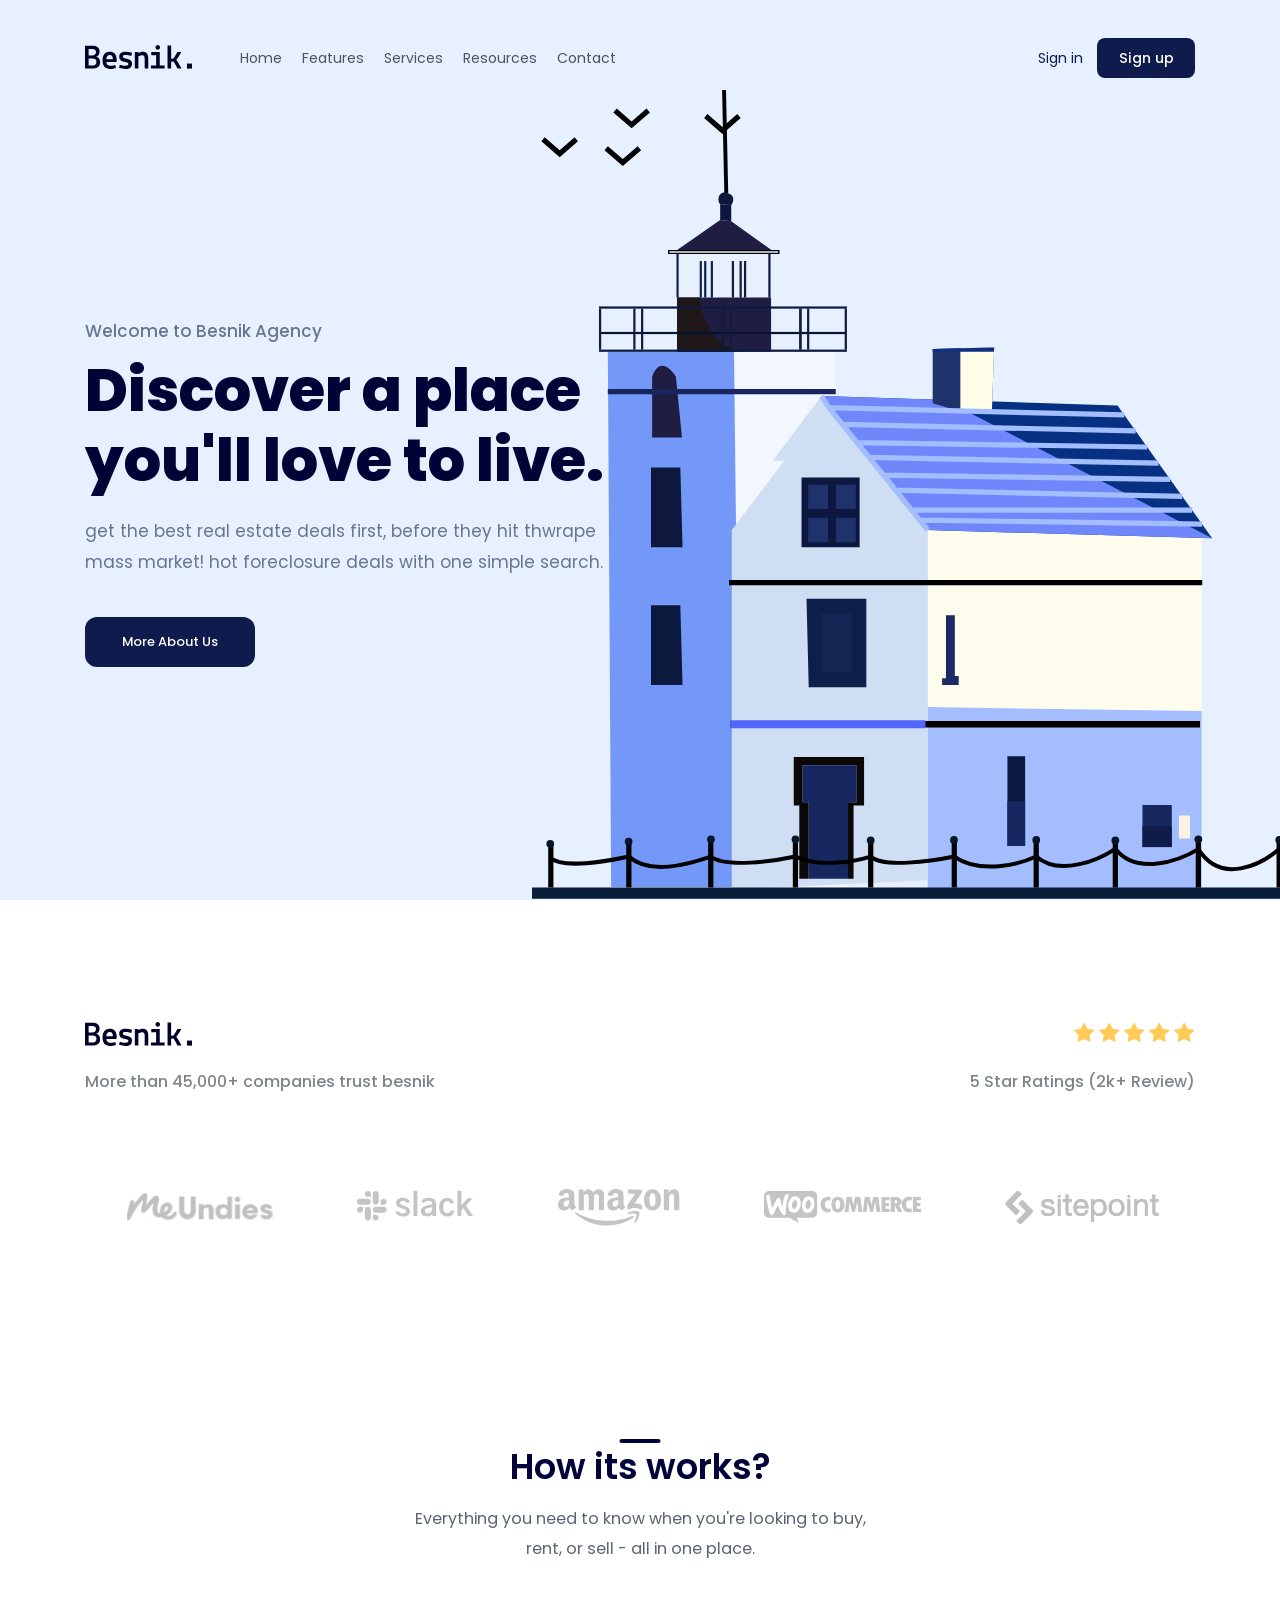
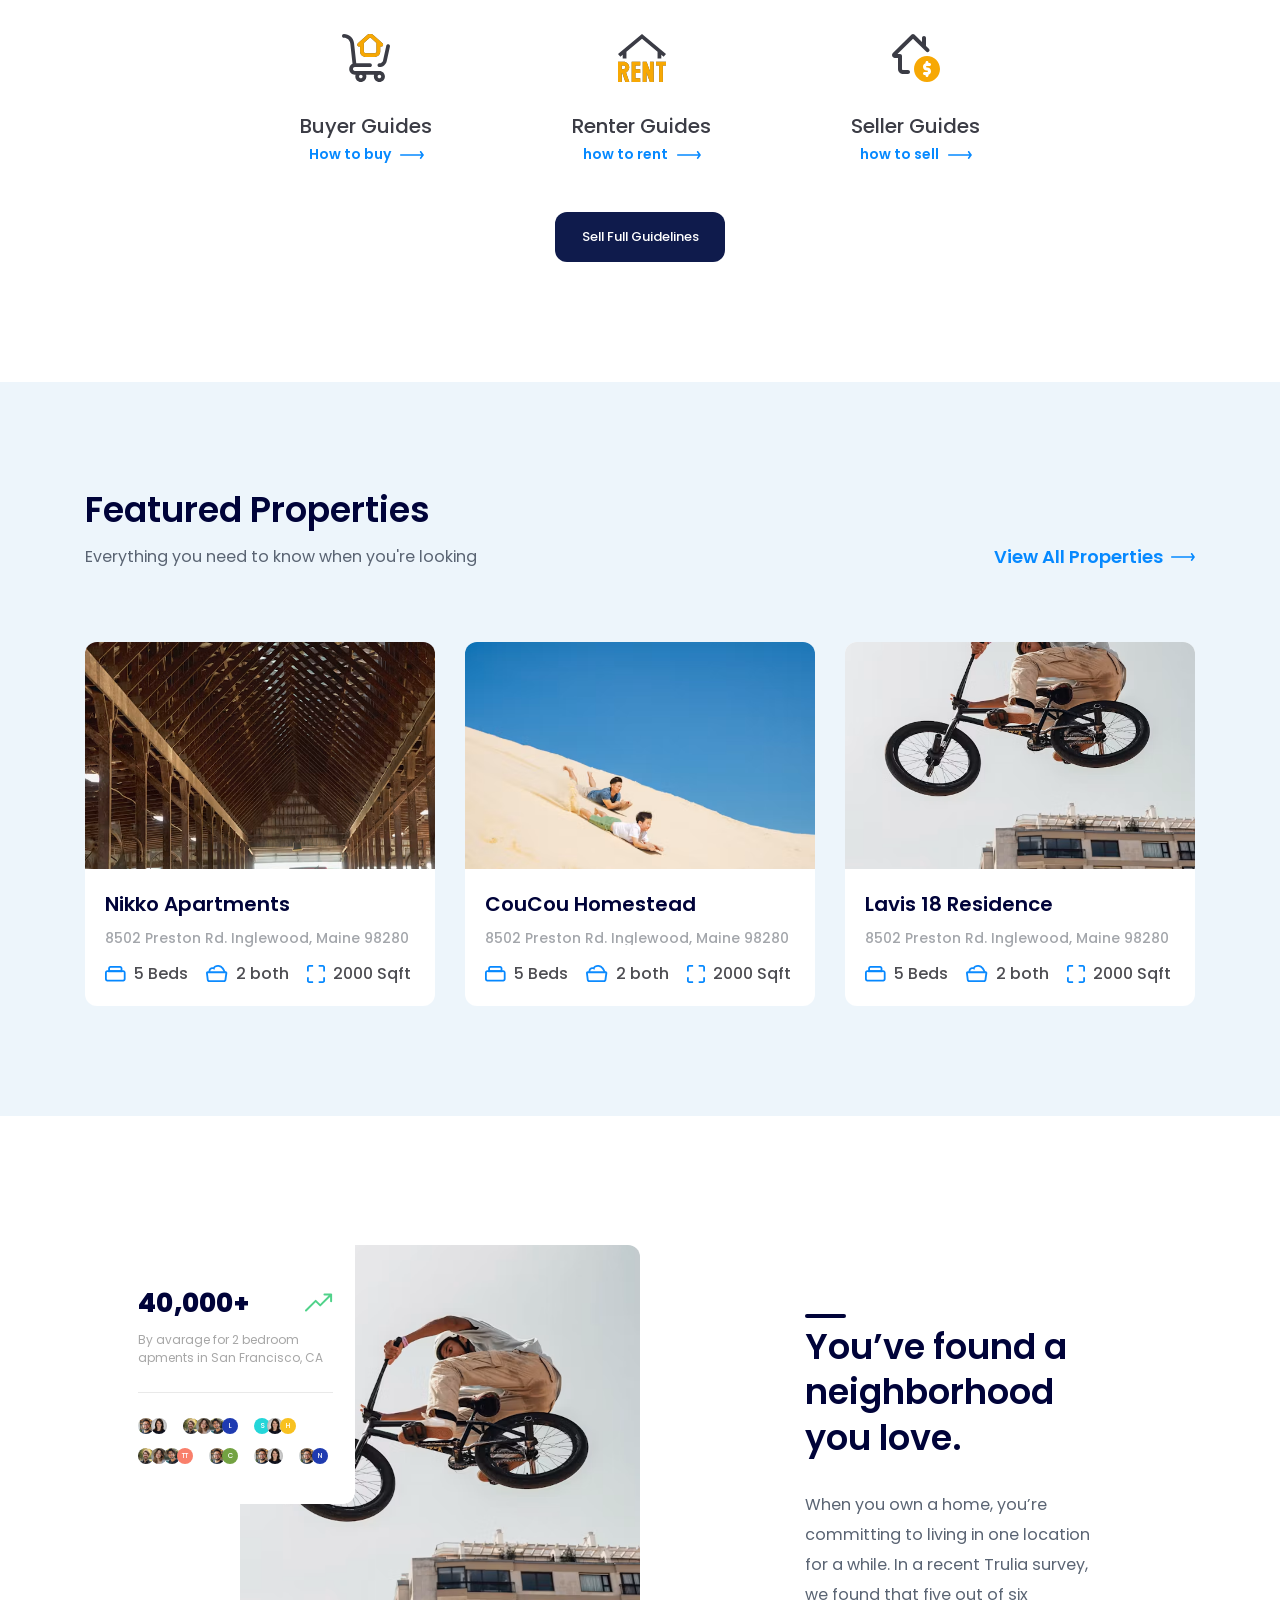
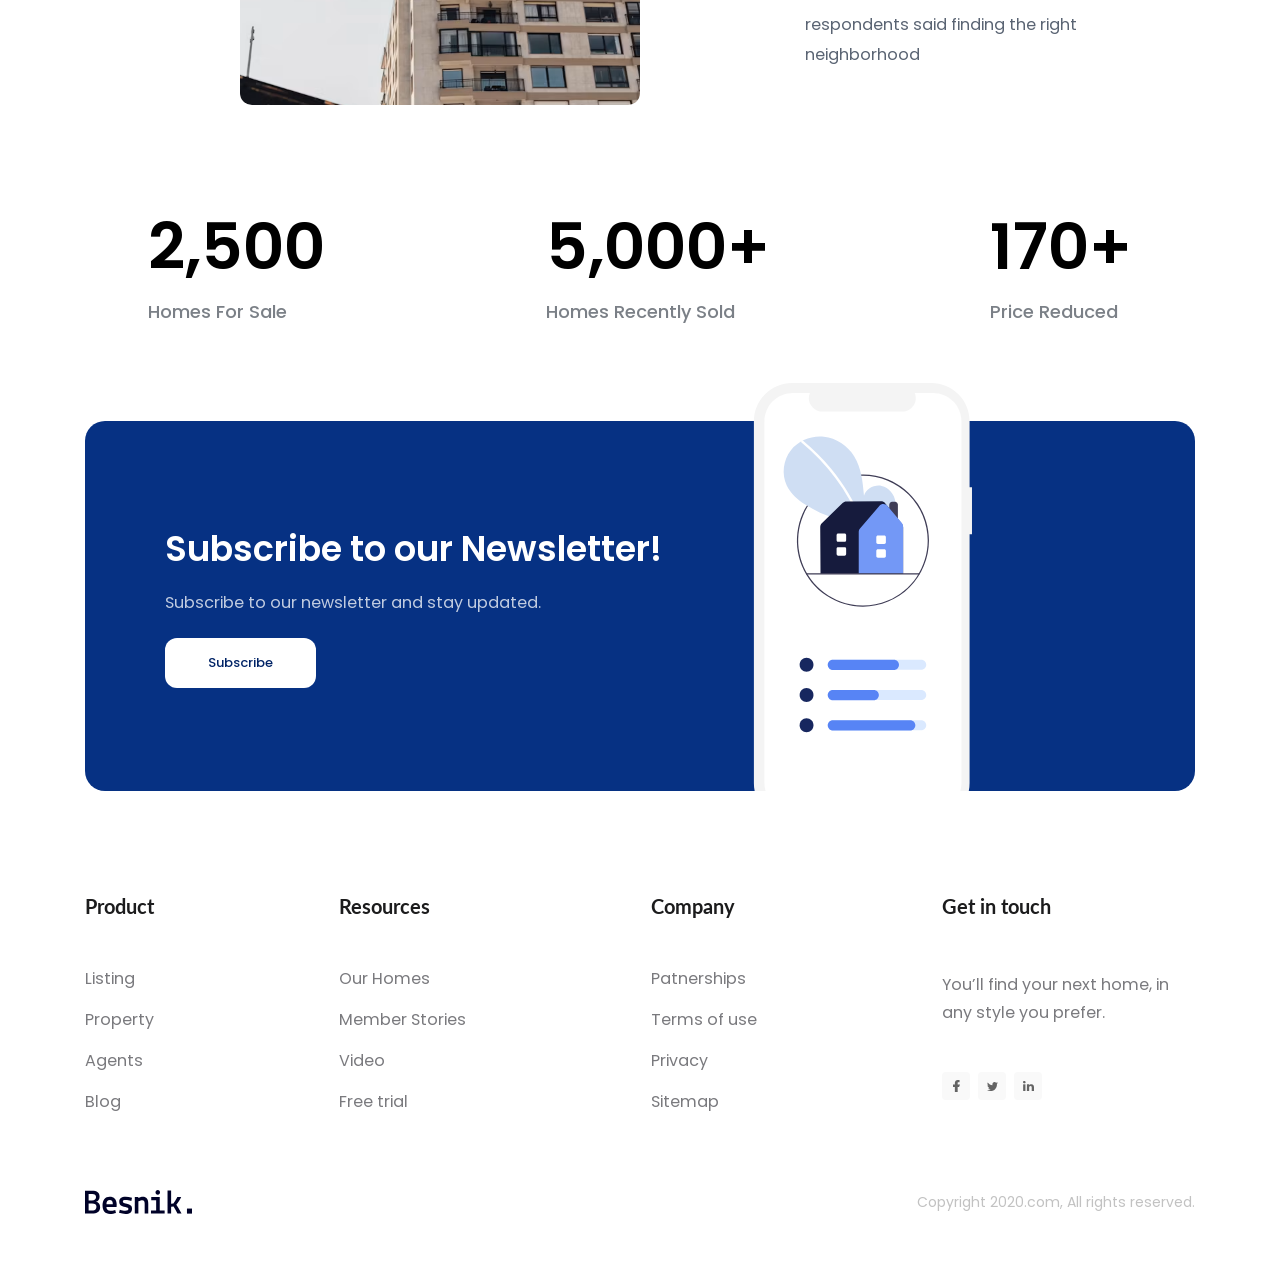
<file: index.html>
<!DOCTYPE html>
<html lang="en">

<head>
    <meta charset="UTF-8">
    <meta name="viewport" content="width=device-width, initial-scale=1.0">
    <title>Document</title>
    <!-- Reset css -->
    <link rel="stylesheet" href="./assets/css/reset.css">
    <!-- Embed Fonts -->
    <link rel="preconnect" href="https://fonts.googleapis.com">
    <link rel="preconnect" href="https://fonts.gstatic.com" crossorigin>
    <link href="https://fonts.googleapis.com/css2?family=Lato:wght@700&display=swap" rel="stylesheet">
    <!-- favicon -->
    <link rel="icon" type="image/png" href="./assets/favicon/favicon-96x96.png" sizes="96x96" />
    <link rel="icon" type="image/svg+xml" href="./assets/favicon/favicon.svg" />
    <link rel="shortcut icon" href="./assets/favicon/favicon.ico" />
    <link rel="apple-touch-icon" sizes="180x180" href="./assets/favicon/apple-touch-icon.png" />
    <link rel="manifest" href="./assets/favicon/site.webmanifest" />
    <!-- font style -->
    <link rel="stylesheet" href="./assets/fonts/stylesheet.css">
    <link rel="stylesheet" href="./assets/css/styles.css">
</head>

<body>
    <!-- Header -->
    <header class="fixed-header">
        <div class="content">
            <nav class="navbar">
                <!-- Logo -->
                <a href="#"> <img class="logo" src="./assets/img/logo.svg" alt="besnik."></a>
                <!-- Navigation -->
                <ul>
                    <li>
                        <a href="#home">Home</a>
                    </li>
                    <li>
                        <a href="#featured">Features</a>
                    </li>
                    <li>
                        <a href="#services">Services</a>
                    </li>
                    <li>
                        <a href="#resources">Resources</a>
                    </li>
                    <li>
                        <a href="#contact">Contact</a>
                    </li>
                </ul>
                <!-- Actions -->
                <div class="actions">
                    <a href="#!" class="act-link">Sign in</a>
                    <a href="#!" class="btn btn-action">Sign up</a>
                </div>
            </nav>
        </div>
    </header>
    <main id="home">
        <div class="hero-wrap">
            <div class="content">
                <div class="header-body">
                    <div class="body-left">
                        <p class="sub-title p-common">Welcome to Besnik Agency</p>
                        <h1 class="heading line-clamp">Discover a place you'll love to live.</h1>
                        <p class="desc p-common line-clamp">get the best real estate deals first, before they hit
                            thwrape mass market! Hot FORECLOSURE DEALS with one simple search.</p>
                        <a href="#!" class="btn btn-cta">More About Us</a>
                    </div>
                    <div class="body-right">
                        <img src="./assets/img/house.svg" alt="Discover a place you'll love to live."
                            class="body-right--img">
                    </div>
                </div>
            </div>
        </div>
        <!-- Clients -->
        <div class="clients" id="services">
            <div class="content">
                <div class="row">
                    <img src="./assets/img/logo.svg" alt="besnik." class="client-logo">
                    <div class="stars">
                        <img src="./assets/img/star.svg" alt="star" class="star">
                        <img src="./assets/img/star.svg" alt="star" class="star">
                        <img src="./assets/img/star.svg" alt="star" class="star">
                        <img src="./assets/img/star.svg" alt="star" class="star">
                        <img src="./assets/img/star.svg" alt="star" class="star">
                    </div>
                </div>
                <div class="row row-desc">
                    <p class="desc">More than 45,000+ companies trust besnik</p>
                    <p class="desc">5 Star Ratings (2k+ Review)</p>
                </div>
                <div class="row row-brands">
                    <a href="#!" class="brand"><img src="./assets/img/meundies.svg" alt="brand"></a>
                    <a href="#!" class="brand"><img src="./assets/img/slack.svg" alt="brand"></a>
                    <a href="#!" class="brand"><img src="./assets/img/amazon.svg" alt="brand"></a>
                    <a href="#!" class="brand"><img src="./assets/img/woo-commerce.svg" alt="brand"></a>
                    <a href="#!" class="brand"><img src="./assets/img/sitepoint.svg" alt="brand"></a>
                </div>
            </div>
        </div>
        <!-- Guides -->
        <div class="guides" id="contact">
            <div class="content">
                <h2 class="sub-title">How its works?</h2>
                <p class="desc">Everything you need to know when you're looking to buy, rent, or sell - all in one
                    place.</p>
                <!-- list guides -->
                <ul class="list-guide">
                    <li class="item-guide">
                        <img src="./assets/img/buyer-guides.svg" alt="">
                        <h3 class="title">Buyer Guides</h3>
                        <a href="#!" class="link">
                            <span>How to buy</span>
                            <img src="./assets/img/ic-arrown.svg" alt="" class="icon">
                        </a>
                    </li>
                    <li class="item-guide">
                        <img src="./assets/img/renter-guides.svg" alt="">
                        <h3 class="title">Renter Guides</h3>
                        <a href="#!" class="link">
                            <span>how to rent</span>
                            <img src="./assets/img/ic-arrown.svg" alt="" class="icon">
                        </a>
                    </li>
                    <li class="item-guide">
                        <img src="./assets/img/seller-guides.svg" alt="">
                        <h3 class="title">Seller Guides</h3>
                        <a href="#!" class="link">
                            <span>how to sell</span>
                            <img src="./assets/img/ic-arrown.svg" alt="" class="icon">
                        </a>
                    </li>
                </ul>
                <!-- guide CTA -->
                <div class="guide-cta">
                    <a href="#!" class="btn">Sell Full Guidelines</a>
                </div>
            </div>
        </div>
        <!-- featured -->
        <div class="featured" id="featured">
            <div class="content">
                <header>
                    <h2 class="sub-title">Featured Properties</h2>
                    <div class="row">
                        <p class="desc">Everything you need to know when you're looking</p>
                        <a href="#!" class="link">
                            <span>View All Properties</span>
                            <img src="./assets/img/ic-arrown.svg" alt="arrow" class="arrow">
                        </a>
                    </div>
                </header>
                <div class="list">
                    <!-- ITEM FEATURED 1 -->
                    <div class="item">
                        <a href="#!"><img src="./assets/img/f1.avif" alt="Nikko Apartments" class="thumb"></a>
                        <div class="body">
                            <h3 class="title">
                                <a href="#!">Nikko Apartments</a>
                            </h3>
                            <p class="desc">8502 Preston Rd. Inglewood, Maine 98280</p>
                            <div class="info">
                                <img src="./assets/img/ic-beds.svg" alt="" class="icon">
                                <span class="label">5 Beds</span>

                                <img src="./assets/img/ic-both.svg" alt="" class="icon">
                                <span class="label">2 both</span>

                                <img src="./assets/img/ic-sqft.svg" alt="" class="icon">
                                <span class="label">2000 Sqft</span>
                            </div>
                        </div>
                    </div>
                    <!-- ITEM FEATURED 2 -->
                    <div class="item">
                        <a href="#!"><img src="./assets/img/f2.avif" alt="Nikko Apartments" class="thumb"></a>
                        <div class="body">
                            <h3 class="title line-clamp">
                                <a href="#!">CouCou Homestead</a>
                            </h3>
                            <p class="desc line-clamp">8502 Preston Rd. Inglewood, Maine 98280</p>
                            <div class="info">
                                <img src="./assets/img/ic-beds.svg" alt="" class="icon">
                                <span class="label">5 Beds</span>

                                <img src="./assets/img/ic-both.svg" alt="" class="icon">
                                <span class="label">2 both</span>

                                <img src="./assets/img/ic-sqft.svg" alt="" class="icon">
                                <span class="label">2000 Sqft</span>
                            </div>
                        </div>
                    </div>
                    <!-- ITEM FEATURED 3 -->
                    <div class="item">
                        <a href="#!"><img src="./assets/img/f3.avif" alt="Nikko Apartments" class="thumb"></a>
                        <div class="body">
                            <h3 class="title">
                                <a href="#!">Lavis 18 Residence</a>
                            </h3>
                            <p class="desc">8502 Preston Rd. Inglewood, Maine 98280</p>
                            <div class="info">
                                <img src="./assets/img/ic-beds.svg" alt="" class="icon">
                                <span class="label">5 Beds</span>

                                <img src="./assets/img/ic-both.svg" alt="" class="icon">
                                <span class="label">2 both</span>

                                <img src="./assets/img/ic-sqft.svg" alt="" class="icon">
                                <span class="label">2000 Sqft</span>
                            </div>
                        </div>
                    </div>
                </div>
            </div>
        </div>
        <!-- stats -->
        <div class="stats" id="resources">
            <div class="content">
                <div class="row">
                    <div class="img-block">
                        <img class="image" src="./assets/img/f3.avif" alt="You’ve found a neighborhood you love.">
                        <div class="stats-trend">
                            <div class="row">
                                <strong class="value">40,000+</strong>
                                <img src="./assets/img/ic-trend.svg" alt="" class="icon">
                            </div>
                            <p class="desc">By avarage for 2 bedroom apments in San Francisco, CA</p>
                            <div class="sparate"></div>
                            <div class="avatar-block">
                                <!-- avatar 1 -->
                                <div class="avatar-group">
                                    <img src="./assets/img/a1.jpg" alt="" class="avatar">
                                    <img src="./assets/img/a2.jpg" alt="" class="avatar">
                                </div>
                                <!-- avatar 2 -->
                                <div class="avatar-group">
                                    <img src="./assets/img/a3.jpg" alt="" class="avatar">
                                    <img src="./assets/img/a4.jpg" alt="" class="avatar">
                                    <img src="./assets/img/a5.jpg" alt="" class="avatar">
                                    <div class="avatar no-avatar">L</div>
                                </div>
                                <!-- avatar 3 -->
                                <div class="avatar-group">
                                    <div class="avatar no-avatar" style="--bg-no-avatar:#24D6D9">S</div>
                                    <img src="./assets/img/a2.jpg" alt="" class="avatar">
                                    <div class="avatar no-avatar" style="--bg-no-avatar:#F8C120">H</div>

                                </div>
                                <!-- avatar 4 -->
                                <div class="avatar-group">
                                    <img src="./assets/img/a3.jpg" alt="" class="avatar">
                                    <img src="./assets/img/a4.jpg" alt="" class="avatar">
                                    <img src="./assets/img/a5.jpg" alt="" class="avatar">
                                    <div class="avatar no-avatar" style="--bg-no-avatar:#F97F6B">TT</div>

                                </div>
                                <!-- avatar 5 -->
                                <div class="avatar-group">
                                    <img src="./assets/img/a1.jpg" alt="" class="avatar">
                                    <div class="avatar no-avatar" style="--bg-no-avatar:#73A242">C</div>

                                </div>
                                <!-- avatar 6 -->
                                <div class="avatar-group">
                                    <img src="./assets/img/a1.jpg" alt="" class="avatar">
                                    <img src="./assets/img/a2.jpg" alt="" class="avatar">
                                </div>
                                <!-- avatar 7 -->
                                <div class="avatar-group">
                                    <img src="./assets/img/a1.jpg" alt="" class="avatar">
                                    <div class="avatar no-avatar" style="--bg-no-avatar:#1F3BB0">N</div>

                                </div>

                            </div>
                        </div>
                    </div>
                    <div class="info">
                        <h2 class="sub-title">You’ve found a neighborhood you love.</h2>
                        <p class="desc">When you own a home, you’re committing to living in one location for a
                            while. In
                            a recent Trulia survey, we found that five out of six respondents said finding the
                            right
                            neighborhood </p>
                    </div>

                </div>
                <div class="row row-qty">
                    <div class="qty-item">
                        <strong class="qty">2,500</strong>
                        <p class="qty-desc">Homes For Sale</p>
                    </div>
                    <div class="qty-item">
                        <strong class="qty">5,000+</strong>
                        <p class="qty-desc">Homes Recently Sold</p>
                    </div>
                    <div class="qty-item">
                        <strong class="qty">170+</strong>
                        <p class="qty-desc">Price Reduced</p>
                    </div>
                </div>
            </div>
        </div>
        <!-- subscription -->
        <div class="subscription">
            <div class="content">
                <div class="body">
                    <div class="info">
                        <h2 class="sub-title line-clamp">
                            Subscribe to our Newsletter!
                        </h2>
                        <p class="desc line-clamp" style="--line-clamp:3">
                            Subscribe to our newsletter and stay updated.
                        </p>
                        <a href="#!" class="btn">Subscribe</a>
                    </div>
                    <img src="./assets/img/sub.svg" alt="Subscribe to our Newsletter!" class="image">
                </div>
            </div>
        </div>
    </main>

    <!-- footer -->
    <footer class="footer">
        <div class="content">
            <div class="row row-top">
                <!-- Product Column -->
                <div class="column">
                    <h3 class="heading">Product</h3>
                    <ul class="list">
                        <li class="item">
                            <a href="#!">Listing</a>
                        </li>
                        <li class="item">
                            <a href="#!">Property</a>
                        </li>
                        <li class="item">
                            <a href="#!">Agents</a>
                        </li>
                        <li class="item">
                            <a href="#!">Blog</a>
                        </li>
                    </ul>
                </div>
                <!-- Resources Column -->
                <div class="column">
                    <h3 class="heading">Resources</h3>
                    <ul class="list">
                        <li class="item">
                            <a href="#!">Our Homes</a>
                        </li>
                        <li class="item">
                            <a href="#!">Member Stories</a>
                        </li>
                        <li class="item">
                            <a href="#!">Video</a>
                        </li>
                        <li class="item">
                            <a href="#!">Free trial</a>
                        </li>
                    </ul>
                </div>
                <!-- Company Column -->
                <div class="column">
                    <h3 class="heading">Company</h3>
                    <ul class="list">
                        <li class="item">
                            <a href="#!">Patnerships</a>
                        </li>
                        <li class="item">
                            <a href="#!">Terms of use</a>
                        </li>
                        <li class="item">
                            <a href="#!">Privacy</a>
                        </li>
                        <li class="item">
                            <a href="#!">Sitemap</a>
                        </li>
                    </ul>
                </div>
                <!-- Get in touch Column -->
                <div class="column">
                    <h3 class="heading">Get in touch</h3>
                    <p class="desc">You’ll find your next home, in any style you prefer.</p>
                    <div class="social">
                        <a href="#!" class="social-link">
                            <img src="./assets/img/ic-fb.svg" alt="">
                        </a>
                        <a href="#!" class="social-link">
                            <img src="./assets/img/ic-tw.svg" alt="">
                        </a>
                        <a href="#!" class="social-link">
                            <img src="./assets/img/ic-linkin.svg" alt="">
                        </a>
                    </div>
                </div>
            </div>
            <div class="row row-bottom">
                <img src="./assets/img/logo.svg" alt="Besnik." class="logo">
                <p class="copy-right">Copyright 2020.com, All rights reserved.</p>
            </div>
        </div>
    </footer>
</body>

</html>
</file>
<file: assets/fonts/stylesheet.css>
/* ================= Poppins ================== */
@font-face {
    font-family: "Poppins";
    src:
        url("Poppins/Poppins-Black.woff2") format("woff2"),
        url("Poppins/Poppins-Black.woff") format("woff");
    font-weight: 900;
    font-style: normal;
    font-display: swap;
}

@font-face {
    font-family: "Poppins";
    src:
        url("Poppins/Poppins-BlackItalic.woff2") format("woff2"),
        url("Poppins/Poppins-BlackItalic.woff") format("woff");
    font-weight: 900;
    font-style: italic;
    font-display: swap;
}

@font-face {
    font-family: "Poppins";
    src:
        url("Poppins/Poppins-Bold.woff2") format("woff2"),
        url("Poppins/Poppins-Bold.woff") format("woff");
    font-weight: bold;
    font-style: normal;
    font-display: swap;
}

@font-face {
    font-family: "Poppins";
    src:
        url("Poppins/Poppins-BoldItalic.woff2") format("woff2"),
        url("Poppins/Poppins-BoldItalic.woff") format("woff");
    font-weight: bold;
    font-style: italic;
    font-display: swap;
}

@font-face {
    font-family: "Poppins";
    src:
        url("Poppins/Poppins-ExtraBold.woff2") format("woff2"),
        url("Poppins/Poppins-ExtraBold.woff") format("woff");
    font-weight: bold;
    font-style: normal;
    font-display: swap;
}

@font-face {
    font-family: "Poppins";
    src:
        url("Poppins/Poppins-ExtraBoldItalic.woff2") format("woff2"),
        url("Poppins/Poppins-ExtraBoldItalic.woff") format("woff");
    font-weight: bold;
    font-style: italic;
    font-display: swap;
}

@font-face {
    font-family: "Poppins";
    src:
        url("Poppins/Poppins-ExtraLight.woff2") format("woff2"),
        url("Poppins/Poppins-ExtraLight.woff") format("woff");
    font-weight: 200;
    font-style: normal;
    font-display: swap;
}

@font-face {
    font-family: "Poppins";
    src:
        url("Poppins/Poppins-ExtraLightItalic.woff2") format("woff2"),
        url("Poppins/Poppins-ExtraLightItalic.woff") format("woff");
    font-weight: 200;
    font-style: italic;
    font-display: swap;
}

@font-face {
    font-family: "Poppins";
    src:
        url("Poppins/Poppins-Italic.woff2") format("woff2"),
        url("Poppins/Poppins-Italic.woff") format("woff");
    font-weight: normal;
    font-style: italic;
    font-display: swap;
}

@font-face {
    font-family: "Poppins";
    src:
        url("Poppins/Poppins-Light.woff2") format("woff2"),
        url("Poppins/Poppins-Light.woff") format("woff");
    font-weight: 300;
    font-style: normal;
    font-display: swap;
}

@font-face {
    font-family: "Poppins";
    src:
        url("Poppins/Poppins-LightItalic.woff2") format("woff2"),
        url("Poppins/Poppins-LightItalic.woff") format("woff");
    font-weight: 300;
    font-style: italic;
    font-display: swap;
}

@font-face {
    font-family: "Poppins";
    src:
        url("Poppins/Poppins-Medium.woff2") format("woff2"),
        url("Poppins/Poppins-Medium.woff") format("woff");
    font-weight: 500;
    font-style: normal;
    font-display: swap;
}

@font-face {
    font-family: "Poppins";
    src:
        url("Poppins/Poppins-MediumItalic.woff2") format("woff2"),
        url("Poppins/Poppins-MediumItalic.woff") format("woff");
    font-weight: 500;
    font-style: italic;
    font-display: swap;
}

@font-face {
    font-family: "Poppins";
    src:
        url("Poppins/Poppins-Regular.woff2") format("woff2"),
        url("Poppins/Poppins-Regular.woff") format("woff");
    font-weight: normal;
    font-style: normal;
    font-display: swap;
}

@font-face {
    font-family: "Poppins";
    src:
        url("Poppins/Poppins-SemiBold.woff2") format("woff2"),
        url("Poppins/Poppins-SemiBold.woff") format("woff");
    font-weight: 600;
    font-style: normal;
    font-display: swap;
}

@font-face {
    font-family: "Poppins";
    src:
        url("Poppins/Poppins-SemiBoldItalic.woff2") format("woff2"),
        url("Poppins/Poppins-SemiBoldItalic.woff") format("woff");
    font-weight: 600;
    font-style: italic;
    font-display: swap;
}

@font-face {
    font-family: "Poppins";
    src:
        url("Poppins/Poppins-Thin.woff2") format("woff2"),
        url("Poppins/Poppins-Thin.woff") format("woff");
    font-weight: 100;
    font-style: normal;
    font-display: swap;
}

@font-face {
    font-family: "Poppins";
    src:
        url("Poppins/Poppins-ThinItalic.woff2") format("woff2"),
        url("Poppins/Poppins-ThinItalic.woff") format("woff");
    font-weight: 100;
    font-style: italic;
    font-display: swap;
}
</file>
<file: assets/css/styles.css>
* {
    box-sizing: border-box;
}

:root {
    --primary-color: #0f1b4c;
}

html,
body {
    scroll-behavior: smooth;
}

html {
    font-size: 62.5%;
}

body {
    font-size: 1.6rem;
    font-family: "Poppins", sans-serif;
}

/* Common */

.line-clamp {
    overflow: hidden;
    display: -webkit-box;
    -webkit-line-clamp: var(--line-clamp, 2);
    -webkit-box-orient: vertical;
}

.p-common {
    font-size: 1.7rem;
    color: #687690;
    font-weight: 500;
}

.btn {
    font-weight: 500;
    display: inline-block;
    line-height: 50px;
    min-width: 170px;
    background-color: var(--primary-color);
    font-size: 1.3rem;
    color: #fff;
    border-radius: 12px;
    text-align: center;
    padding: 0 16px;
}

.btn:hover {
    opacity: 0.9;
}

a {
    text-decoration: none;
}

.content {
    width: 1110px;
    max-width: calc(100% - 48px);
    margin-right: auto;
    margin-left: auto;
}
/* ================Header================== */
.fixed-header {
    padding-top: 26px;
    background-color: #e6f0ff;
    position: sticky;
    top: -26px;
    z-index: 999;
}

.hero-wrap {
    position: relative;
    display: flex;
    align-items: center;
    background-color: #e6f0ff;
    height: calc(100vh - 90px);
}

.navbar .logo {
    margin-right: 38px;
}

.navbar {
    display: flex;
    align-items: center;
    padding: 12px 0;
}

.navbar ul {
    display: flex;
}

.navbar ul a {
    color: #4f5361;
    font-size: 1.4rem;
    padding: 8px 10px;
}

.navbar ul a:hover {
    text-decoration: underline;
    text-underline-offset: 5px;
}

.navbar .actions {
    margin-left: auto;
}

.navbar .act-link {
    color: var(--primary-color);
    font-size: 1.4rem;
    padding: 0 10px;
}

.navbar .btn-action {
    line-height: 40px;
    font-size: 1.4rem;
    min-width: 98px;
    border-radius: 8px;
}

.header-body .body-left {
    width: 50%;
}

.header-body .heading {
    margin-top: 16px;
    font-size: 5.9rem;
    font-weight: 700;
    line-height: 1.19;
    color: #000336;
}

.header-body .desc {
    margin: 20px 0;
    font-weight: 400;
    line-height: 1.8;
    text-transform: lowercase;
}

.header-body .desc::first-letter {
    text-transform: uppercase;
}

.header-body .body-right {
    display: flex;
    position: absolute;
    bottom: 0;
    right: calc((100vw - 1110px) / 2 - 100px);
}

@media screen and (min-width: 1110px) and (max-width: 1550px) {
    .header-body .body-right {
        height: calc(100vh - 90px);
    }
}

.header-body .btn-cta {
    margin-top: 20px;
}
/* ================Clients================== */
.clients {
    margin-top: 79px;
    padding: 43px 0 64px;
}

.clients .row {
    display: flex;
    justify-content: space-between;
    align-items: center;
}

.clients .row-desc {
    margin-top: 26px;
}

.clients .desc {
    font-weight: 500;
    font-size: 1.6rem;
    line-height: 1.25;
    color: #7d8589;
}

.clients .row-brands {
    margin-top: 70px;
}

.clients .brand {
    display: flex;
    align-items: center;
    justify-content: center;
    height: 90px;
    padding: 0 42px;
    border-radius: 12px;
}

.clients .brand:hover {
    box-shadow: 0 10px 20px rgba(0, 0, 0, 0.1);
}

/* ================Guides================== */
.guides {
    margin-top: 40px;
    padding: 93px 0 79px;
}

.guides .sub-title {
    position: relative;
    font-weight: 600;
    font-size: 3.5rem;
    line-height: 1;
    color: #000339;
    text-align: center;
}

.guides .sub-title::before {
    position: absolute;
    top: -10px;
    left: 50%;
    transform: translateX(-50%);
    content: "";
    display: inline-block;
    width: 41px;
    height: 4px;
    background-color: #000339;
    border-radius: 12px;
}

.guides .desc {
    width: 459px;
    max-width: 100%;
    font-weight: 400;
    font-size: 1.6rem;
    line-height: 1.88;
    color: #5a6473;
    text-align: center;
    margin: 20px auto 0px;
}

.list-guide {
    margin-top: 70px;
    display: flex;
    justify-content: center;
}

.item-guide {
    text-align: center;
    margin: 0 70px;
}

.item-guide .title {
    margin-top: 30px;
    font-weight: 500;
    line-height: 1.1;
    font-size: 2rem;
    color: #3b3c45;
}

.item-guide .link {
    display: inline-block;
    margin-top: 10px;
    color: #0689ff;
    font-size: 1.4rem;
    font-weight: 600;
}

.item-guide .icon {
    margin-left: 6px;
}

.guide-cta {
    margin-top: 50px;
    display: flex;
    justify-content: center;
}
/* ================Featured================== */
.featured {
    margin-top: 41px;
    padding: 110px 0;
    background-color: #e2eef999;
}

.featured .sub-title {
    font-weight: 600;
    font-size: 3.5rem;
    line-height: 1;
    color: #000339;
}

.featured .row {
    margin-top: 15px;
    display: flex;
    justify-content: space-between;
}

.featured .desc {
    font-weight: 400;
    font-size: 1.6rem;
    line-height: 1.88;
    color: #5a6473;
}

.featured .link {
    display: flex;
    align-items: center;
    gap: 8px;
    font-weight: 600;
    font-size: 1.8rem;
    color: #0689ff;
}

.featured .list {
    margin-top: 70px;
    display: flex;
    gap: 30px;
}

.featured .item {
    flex: 1;
    background-color: #fff;
    border-radius: 12px;
}

.featured .item .thumb {
    width: 100%;
    height: 227px;
    object-fit: cover;
    border-top-left-radius: 12px;
    border-top-right-radius: 12px;
}

.featured .item .body {
    padding: 17px 20px 23px;
}

.featured .item .title a {
    font-weight: 600;
    color: #000339;
    font-size: 2rem;
    line-height: 1.5;
}

.featured .item .desc {
    --line-clamp: 3;
    word-break: break-all;
    margin-top: 12px;
    font-weight: 500;
    font-size: 1.4rem;
    line-height: 1;
    color: #a3a6ab;
}

.featured .item .info {
    margin-top: 20px;
    display: flex;
    align-items: center;
}

.featured .info .icon:first-child {
    margin-left: 0;
}
.featured .info .icon {
    margin-left: 18px;
}
.featured .info .label {
    font-weight: 500;
    color: #4d4d52;
    line-height: 1;
    margin-left: 8px;
}
/* ================Stats================== */
.stats {
    margin-top: 79px;
    padding: 50px 0;
}

.stats .content {
    width: 1048px;
}

.stats .row {
    display: flex;
}

.stats .img-block,
.stats .info {
    width: 50%;
}

.stats .img-block {
    position: relative;
}

.stats .img-block .image {
    display: block;
    margin-left: auto;
    width: 400px;
    height: 460px;
    border-radius: 12px;
    object-fit: cover;
}

.stats .stats-trend {
    position: absolute;
    background-color: #fff;
    top: 0;
    left: 0;
    width: 239px;
    padding: 45px 22px 40px;
    border-radius: 0 0 12px 12px;
}

.stats-trend .value {
    font-weight: 700;
    font-size: 2.6rem;
    color: #000339;
    letter-spacing: 0.01em;
}

.stats-trend .icon {
    margin-left: auto;
}

.stats-trend .desc {
    margin-top: 15px;
    color: #a7a7a7;
    font-weight: 400;
    font-size: 1.2rem;
    line-height: 1.5;
}

.stats-trend .sparate {
    margin-top: 25px;
    height: 1.2px;
    background-color: #e9e9e9;
}

.stats-trend .avatar-block {
    margin-top: 25px;
    display: flex;
    gap: 14px 16px;
    flex-wrap: wrap;
}

.stats-trend .avatar-group {
    display: flex;
}

.stats-trend .avatar {
    width: 16px;
    height: 16px;
    object-fit: cover;
    border-radius: 50%;
}

.stats-trend .no-avatar {
    font-weight: 450;
    background-color: var(--bg-no-avatar, #1f3bb1);
    color: #fff;
    font-size: 0.7rem;
    line-height: 16px;
    text-align: center;
}

.stats-trend .avatar + .avatar {
    margin-left: -3px;
}

.stats .info {
    padding: 79px 0 0 165px;
}

.stats .info .sub-title {
    position: relative;
    width: 269px;
    font-weight: 600;
    font-size: 3.5rem;
    line-height: 1.29;
    color: #000339;
}

.stats .info .sub-title::before {
    position: absolute;
    top: -10px;
    content: "";
    display: inline-block;
    width: 41px;
    height: 4px;
    border-radius: 12px;
    background-color: #000339;
}

.stats .info .desc {
    width: 309px;
    color: #5a6473;
    margin-top: 30px;
    font-weight: 400;
    font-size: 1.6rem;
    line-height: 1.88;
}

.stats .row-qty {
    margin-top: 110px;
    padding: 0 32px;
    justify-content: space-between;
}

.stats .qty {
    font-weight: 600;
    font-size: 6.4rem;
    color: #000000;
}

.stats .qty-desc {
    margin-top: 24px;
    font-weight: 500;
    font-size: 1.8rem;
    color: #7b8087;
}
/* ================Subscription================== */
.subscription {
    margin-top: 50px;
}

.subscription .body {
    position: relative;
    display: flex;
    align-items: center;
    height: 370px;
    background-color: #063183;
    border-radius: 20px;
}

.subscription .info {
    padding: 0 80px;
    width: 668px;
    max-width: 100%;
}

.subscription .sub-title {
    font-weight: 600;
    font-size: 3.5rem;
    line-height: 1.4;
    color: #ffffff;
}

.subscription .desc {
    margin-top: 15px;
    font-weight: 400;
    font-size: 1.6rem;
    line-height: 1.88;
    opacity: 0.75;
    color: #ffffff;
}

.subscription .btn {
    min-width: 151px;
    background-color: #ffffff;
    color: #002366;
    margin-top: 20px;
}

.subscription .image {
    position: absolute;
    bottom: 0;
    right: 223px;
}
/* ================Footer================== */

.footer {
    margin-top: 55px;
    padding: 50px 0 58px;
}

.footer .row {
    display: flex;
}

.footer .row-top {
    gap: 185px;
}

.footer .heading {
    font-family: Lato, sans-serif;
    font-weight: 700;
    font-size: 2rem;
    color: #1c1c1d;
}

.footer .list,
.footer .desc {
    margin-top: 55px;
}

.footer .item {
    margin-top: 25px;
}

.footer .item a,
.footer .desc {
    font-weight: 400;
    color: #7a7a7e;
    font-size: 1.6rem;
    white-space: nowrap;
}

.footer .desc {
    line-height: 1.75;
    white-space: normal;
}

.footer .social {
    margin-top: 45px;
    display: flex;
    gap: 8px;
}

.footer .social-link {
    display: flex;
    align-items: center;
    justify-content: center;
    background-color: #f9f9f9;
    width: 28px;
    height: 28px;
    border-radius: 4px;
}

.footer .social-link:hover {
    background-color: #ebebeb;
}

.footer .row-bottom {
    margin-top: 80px;
    align-items: center;
    justify-content: space-between;
}

.footer .copy-right {
    font-weight: 400;
    color: #c2c2c2;
    font-size: 1.4rem;
}
</file>
